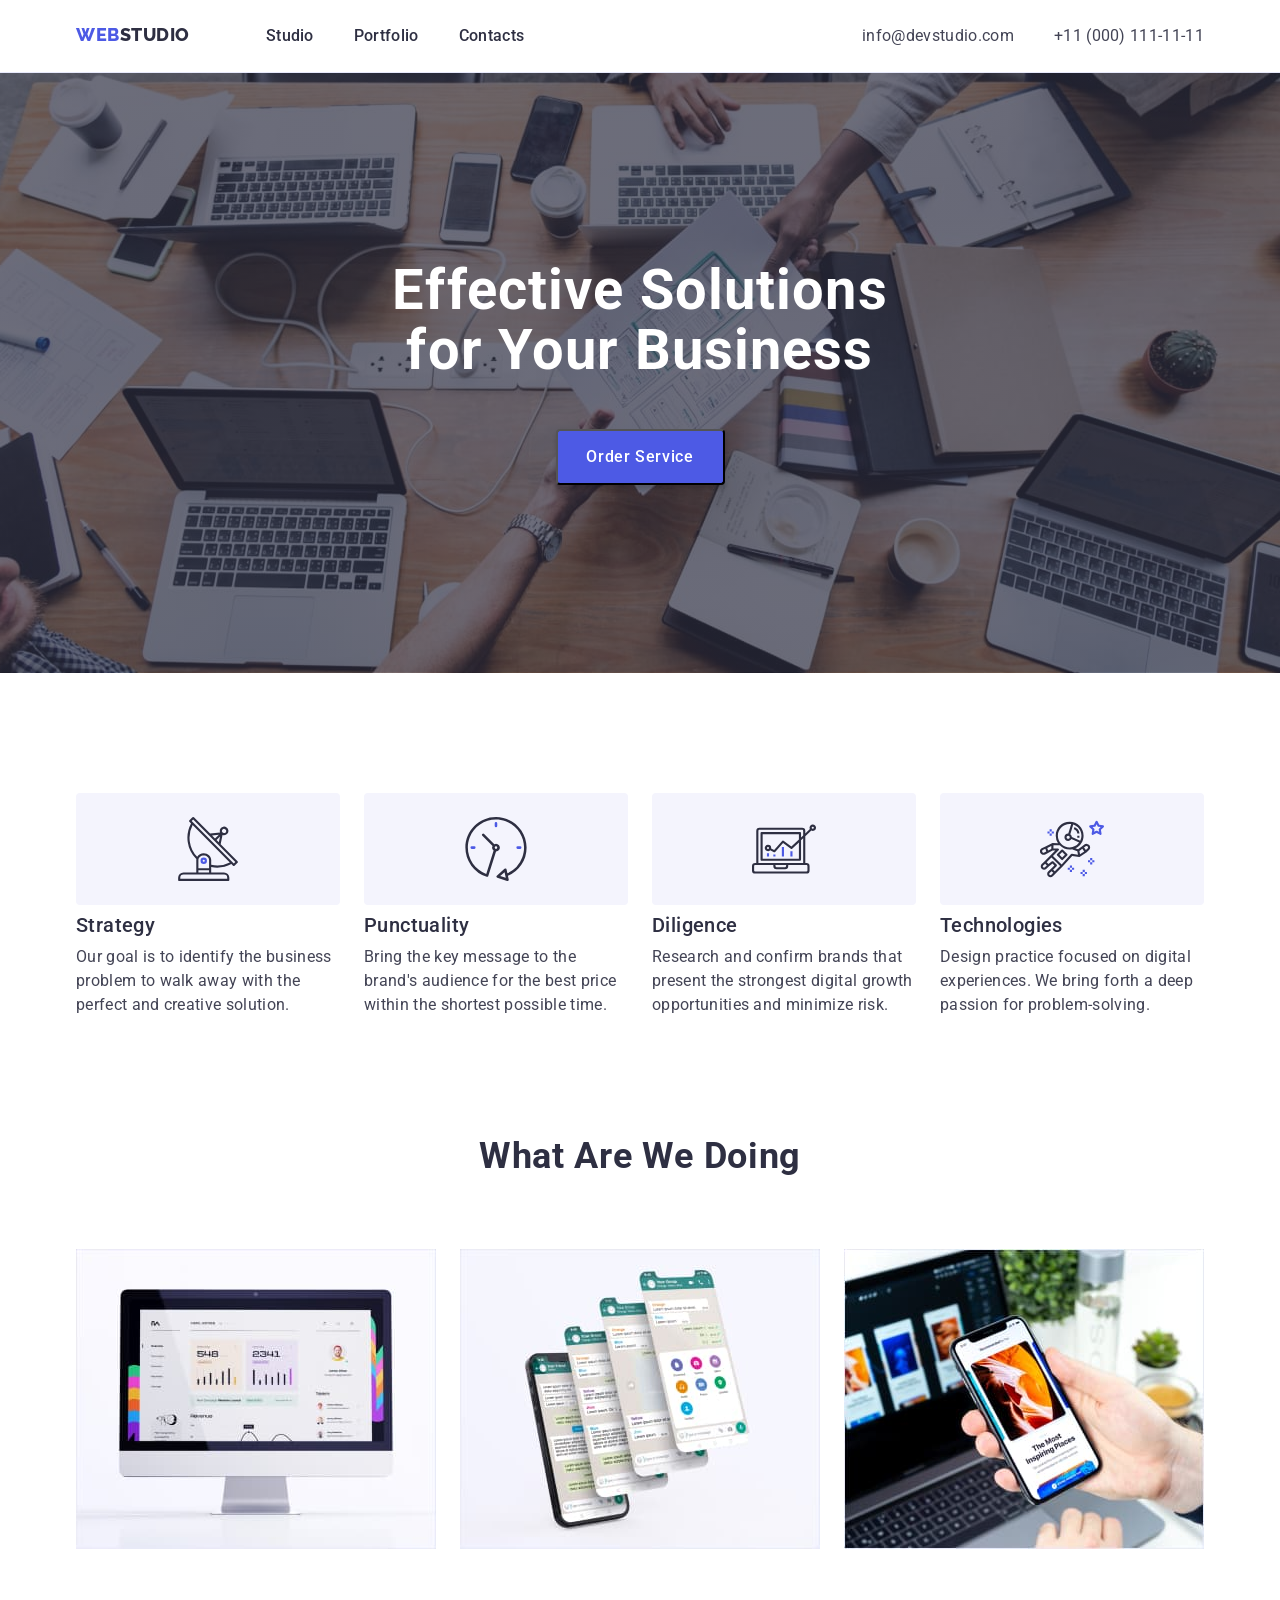
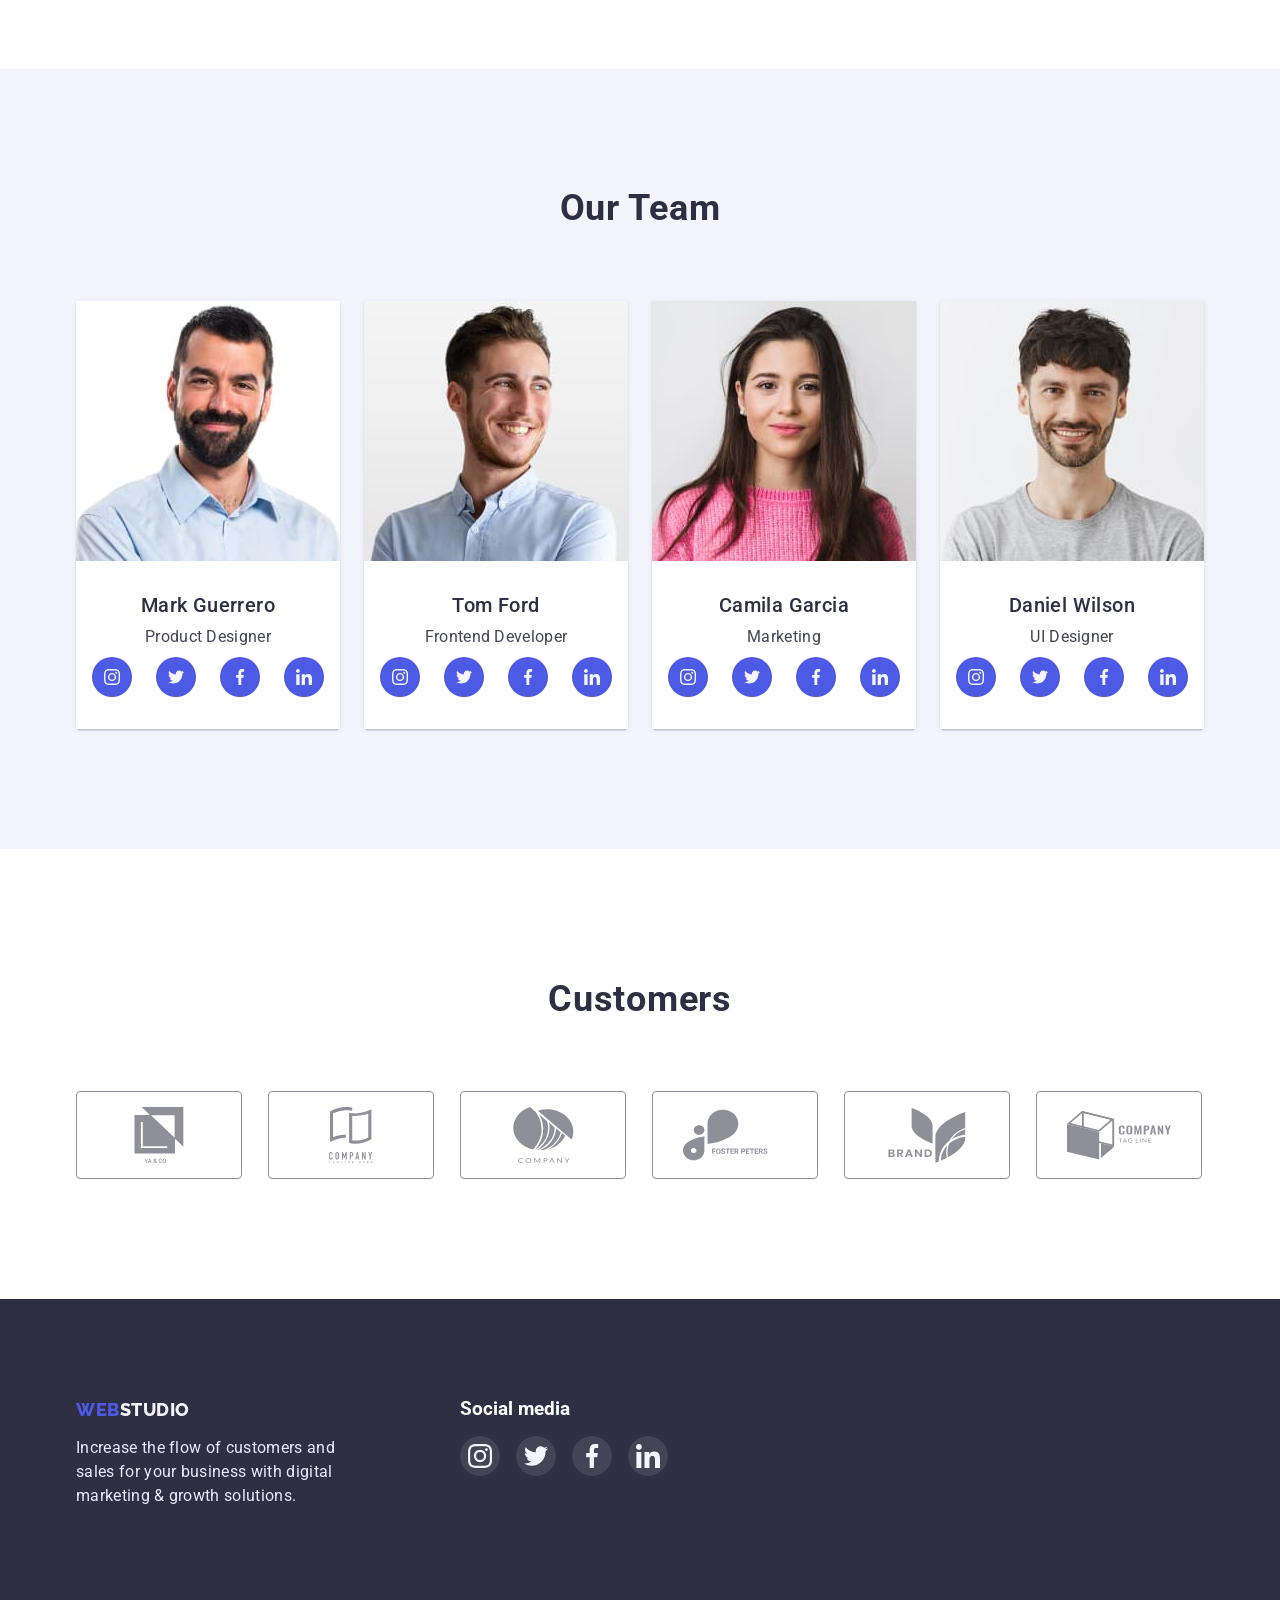
<file: index.html>
<!DOCTYPE html>
<html lang="en">
  <head>
    <meta charset="UTF-8" />
    <meta http-equiv="X-UA-Compatible" content="IE=edge" />
    <meta name="viewport" content="width=device-width, initial-scale=1.0" />
    <title>goit-markup-hw-02</title>
    <link
      rel="stylesheet"
      href="https://cdnjs.cloudflare.com/ajax/libs/modern-normalize/1.1.0/modern-normalize.min.css"
      integrity="sha512-wpPYUAdjBVSE4KJnH1VR1HeZfpl1ub8YT/NKx4PuQ5NmX2tKuGu6U/JRp5y+Y8XG2tV+wKQpNHVUX03MfMFn9Q=="
      crossorigin="anonymous"
      referrerpolicy="no-referrer"
    />
    <link rel="preconnect" href="https://fonts.googleapis.com" />
    <link rel="preconnect" href="https://fonts.gstatic.com" crossorigin />
    <link
      href="https://fonts.googleapis.com/css2?family=Raleway:wght@800&family=Roboto:wght@400;500;700&display=swap"
      rel="stylesheet"
    />

    <link rel="stylesheet" href="./css/styles.css" />
  </head>
  <body>
    <header class="page-header">
      <div class="container">
        <nav class="navigation">
          <a href="./index.html" class="logo link">
            Web<span class="logo-studio">Studio</span>
          </a>

          <ul class="header_nav-list list">
            <li class="header_nav-list-item">
              <a href="./index.html" class="header_nav-list-link link"
                >Studio</a
              >
            </li>
            <li class="header_nav-list-item">
              <a href="./portfolio.html" class="header_nav-list-link link"
                >Portfolio</a
              >
            </li>
            <li class="header_nav-list-item">
              <a href="" class="header_nav-list-link link">Contacts</a>
            </li>
          </ul>
        </nav>

        <address class="header-adress">
          <ul class="header_contact-list list">
            <li class="header_contact-list-item">
              <a
                href="mailto:info@devstudio.com"
                class="header_contact-list-link link"
                >info@devstudio.com</a
              >
            </li>
            <li class="header_contact-list-item">
              <a href="tel:+110001111111" class="header_contact-list-link link"
                >+11 (000) 111-11-11</a
              >
            </li>
          </ul>
        </address>
      </div>
    </header>

    <main>
      <section class="hero">
        <div class="container">
          <div class="hero_content">
            <h1 class="hero_tittle">Effective Solutions for Your Business</h1>
            <button class="hero-button" type="button">Order Service</button>
          </div>
        </div>
      </section>

      <section class="description">
        <div class="container">
          <h2 hidden class="description-tittle">About us</h2>

          <ul class="description_list list">
            <li class="description_list-item">
              <div class="description_svg-box">
                <svg class="description_list-svg">
                  <use href="./images/icons.svg#icon-antenna"></use>
                </svg>
              </div>
              <h3 class="description_list-tittle">Strategy</h3>
              <p class="description_list-article">
                Our goal is to identify the business problem to walk away with
                the perfect and creative solution.
              </p>
            </li>
            <li class="description_list-item">
              <div class="description_svg-box">
                <svg class="description_list-svg">
                  <use href="./images/icons.svg#icon-clock"></use>
                </svg>
              </div>
              <h3 class="description_list-tittle">Punctuality</h3>
              <p class="description_list-article">
                Bring the key message to the brand's audience for the best price
                within the shortest possible time.
              </p>
            </li>
            <li class="description_list-item">
              <div class="description_svg-box">
                <svg class="description_list-svg">
                  <use href="./images/icons.svg#icon-diagram"></use>
                </svg>
              </div>
              <h3 class="description_list-tittle">Diligence</h3>
              <p class="description_list-article">
                Research and confirm brands that present the strongest digital
                growth opportunities and minimize risk.
              </p>
            </li>
            <li class="description_list-item">
              <div class="description_svg-box">
                <svg class="description_list-svg">
                  <use href="./images/icons.svg#icon-astronaut"></use>
                </svg>
              </div>
              <h3 class="description_list-tittle">Technologies</h3>
              <p class="description_list-article">
                Design practice focused on digital experiences. We bring forth a
                deep passion for problem-solving.
              </p>
            </li>
          </ul>
        </div>
      </section>

      <section class="gallery">
        <div class="container">
          <h2 class="gallery_tittle">What are we doing</h2>
          <ul class="gallery_list list">
            <li class="gallery_list-item">
              <img
                src="./images/gallery/img1.jpg"
                alt="monitor"
                class="gallery_image"
                width="360"
              />
            </li>
            <li class="gallery_list-item">
              <img
                src="./images/gallery/img2.jpg"
                alt="phone"
                class="gallery_image"
                width="360"
              />
            </li>
            <li class="gallery_list-item">
              <img
                src="./images/gallery/img3.jpg"
                alt="leptop and phone"
                class="gallery_image"
                width="360"
              />
            </li>
          </ul>
        </div>
      </section>

      <section class="our-team">
        <div class="container">
          <h2 class="our-team_tittle">Our Team</h2>
          <ul class="our-team_list list">
            <li class="our-team_list-item">
              <img
                src="./images/our-team/img1.jpg"
                alt="smiling man with beard"
                class="our-team_list-img"
                width="264"
              />

              <div class="our-team_text-box">
                <h3 class="our-team_list-name">Mark Guerrero</h3>
                <p class="our-team_list-occupation">Product Designer</p>
                <ul class="social-list">
                  <li class="social-list-item">
                    <a href="" class="social-list-link">
                      <svg class="social-list-svg">
                        <use href="./images/icons.svg#icon-instagram"></use>
                      </svg>
                    </a>
                  </li>
                  <li class="social-list-item">
                    <a href="" class="social-list-link">
                      <svg class="social-list-svg">
                        <use href="./images/icons.svg#icon-twitter"></use>
                      </svg>
                    </a>
                  </li>
                  <li class="social-list-item">
                    <a href="" class="social-list-link">
                      <svg class="social-list-svg">
                        <use href="./images/icons.svg#icon-facebook"></use>
                      </svg>
                    </a>
                  </li>
                  <li class="social-list-item">
                    <a href="" class="social-list-link">
                      <svg class="social-list-svg">
                        <use href="./images/icons.svg#icon-linkedin"></use>
                      </svg>
                    </a>
                  </li>
                </ul>
              </div>
            </li>
            <li class="our-team_list-item">
              <img
                src="./images/our-team/img2.jpg"
                alt="man in shirt laughing"
                class="our-team_list-img"
                width="264"
              />

              <div class="our-team_text-box">
                <h3 class="our-team_list-name">Tom Ford</h3>
                <p class="our-team_list-occupation">Frontend Developer</p>
                <ul class="social-list">
                  <li class="social-list-item">
                    <a href="" class="social-list-link">
                      <svg class="social-list-svg">
                        <use href="./images/icons.svg#icon-instagram"></use>
                      </svg>
                    </a>
                  </li>
                  <li class="social-list-item">
                    <a href="" class="social-list-link">
                      <svg class="social-list-svg">
                        <use href="./images/icons.svg#icon-twitter"></use>
                      </svg>
                    </a>
                  </li>
                  <li class="social-list-item">
                    <a href="" class="social-list-link">
                      <svg class="social-list-svg">
                        <use href="./images/icons.svg#icon-facebook"></use>
                      </svg>
                    </a>
                  </li>
                  <li class="social-list-item">
                    <a href="" class="social-list-link">
                      <svg class="social-list-svg">
                        <use href="./images/icons.svg#icon-linkedin"></use>
                      </svg>
                    </a>
                  </li>
                </ul>
              </div>
            </li>
            <li class="our-team_list-item">
              <img
                src="./images/our-team/img3.jpg"
                alt="beautiful woman smiling"
                class="our-team_list-img"
                width="264"
              />
              <div class="our-team_text-box">
                <h3 class="our-team_list-name">Camila Garcia</h3>
                <p class="our-team_list-occupation">Marketing</p>
                <ul class="social-list">
                  <li class="social-list-item">
                    <a href="" class="social-list-link">
                      <svg class="social-list-svg">
                        <use href="./images/icons.svg#icon-instagram"></use>
                      </svg>
                    </a>
                  </li>
                  <li class="social-list-item">
                    <a href="" class="social-list-link">
                      <svg class="social-list-svg">
                        <use href="./images/icons.svg#icon-twitter"></use>
                      </svg>
                    </a>
                  </li>
                  <li class="social-list-item">
                    <a href="" class="social-list-link">
                      <svg class="social-list-svg">
                        <use href="./images/icons.svg#icon-facebook"></use>
                      </svg>
                    </a>
                  </li>
                  <li class="social-list-item">
                    <a href="" class="social-list-link">
                      <svg class="social-list-svg">
                        <use href="./images/icons.svg#icon-linkedin"></use>
                      </svg>
                    </a>
                  </li>
                </ul>
              </div>
            </li>
            <li class="our-team_list-item">
              <img
                src="./images/our-team/img4.jpg"
                alt="smiling man in t-shirt"
                class="our-team_list-img"
                width="264"
              />
              <div class="our-team_text-box">
                <h3 class="our-team_list-name">Daniel Wilson</h3>
                <p class="our-team_list-occupation">UI Designer</p>
                <ul class="social-list list">
                  <li class="social-list-item">
                    <a href="" class="social-list-link">
                      <svg class="social-list-svg">
                        <use href="./images/icons.svg#icon-instagram"></use>
                      </svg>
                    </a>
                  </li>
                  <li class="social-list-item">
                    <a href="" class="social-list-link">
                      <svg class="social-list-svg">
                        <use href="./images/icons.svg#icon-twitter"></use>
                      </svg>
                    </a>
                  </li>
                  <li class="social-list-item">
                    <a href="" class="social-list-link">
                      <svg class="social-list-svg">
                        <use href="./images/icons.svg#icon-facebook"></use>
                      </svg>
                    </a>
                  </li>
                  <li class="social-list-item">
                    <a href="" class="social-list-link">
                      <svg class="social-list-svg">
                        <use href="./images/icons.svg#icon-linkedin"></use>
                      </svg>
                    </a>
                  </li>
                </ul>
              </div>
            </li>
          </ul>
        </div>
      </section>

      <section class="customers">
        <div class="container">
          <h2 class="tittle">Customers</h2>
          <ul class="customers_list list">
            <li class="customers_list-item">
              <a href="" class="customers_list-link">
                <svg class="customers_list-svg">
                  <use href="./images/icons.svg#icon-brand1"></use>
                </svg>
              </a>
            </li>
            <li class="customers_list-item">
              <a href="" class="customers_list-link">
                <svg class="customers_list-svg">
                  <use href="./images/icons.svg#icon-brand2"></use>
                </svg>
              </a>
            </li>
            <li class="customers_list-item">
              <a href="" class="customers_list-link">
                <svg class="customers_list-svg">
                  <use href="./images/icons.svg#icon-brand3"></use>
                </svg>
              </a>
            </li>
            <li class="customers_list-item">
              <a href="" class="customers_list-link">
                <svg class="customers_list-svg">
                  <use href="./images/icons.svg#icon-brand4"></use>
                </svg>
              </a>
            </li>
            <li class="customers_list-item">
              <a href="" class="customers_list-link">
                <svg class="customers_list-svg">
                  <use href="./images/icons.svg#icon-brand5"></use>
                </svg>
              </a>
            </li>
            <li class="customers_list-item">
              <a href="" class="customers_list-link">
                <svg class="customers_list-svg">
                  <use href="./images/icons.svg#icon-brand6"></use>
                </svg>
              </a>
            </li>
          </ul>
        </div>
      </section>
    </main>

    <footer class="page-footer">
      <div class="container">
        <div class="page-footer_text-box">
          <a href="./index.html" class="logo link">
            Web<span class="logo-studio logo-dark-theme">Studio</span>
          </a>

          <p class="page-footer_text">
            Increase the flow of customers and sales for your business with
            digital marketing & growth solutions.
          </p>
        </div>
        <div class="page-footer_social-list-box">
          <h3 class="tittle">Social media</h3>
          <ul class="social-list">
            <li class="social-list-item">
              <a href="" class="social-list-link">
                <svg class="social-list-svg">
                  <use href="./images/icons.svg#icon-instagram"></use>
                </svg>
              </a>
            </li>
            <li class="social-list-item">
              <a href="" class="social-list-link">
                <svg class="social-list-svg">
                  <use href="./images/icons.svg#icon-twitter"></use>
                </svg>
              </a>
            </li>
            <li class="social-list-item">
              <a href="" class="social-list-link">
                <svg class="social-list-svg">
                  <use href="./images/icons.svg#icon-facebook"></use>
                </svg>
              </a>
            </li>
            <li class="social-list-item">
              <a href="" class="social-list-link">
                <svg class="social-list-svg">
                  <use href="./images/icons.svg#icon-linkedin"></use>
                </svg>
              </a>
            </li>
          </ul>
        </div>
      </div>
    </footer>
  </body>
</html>
</file>
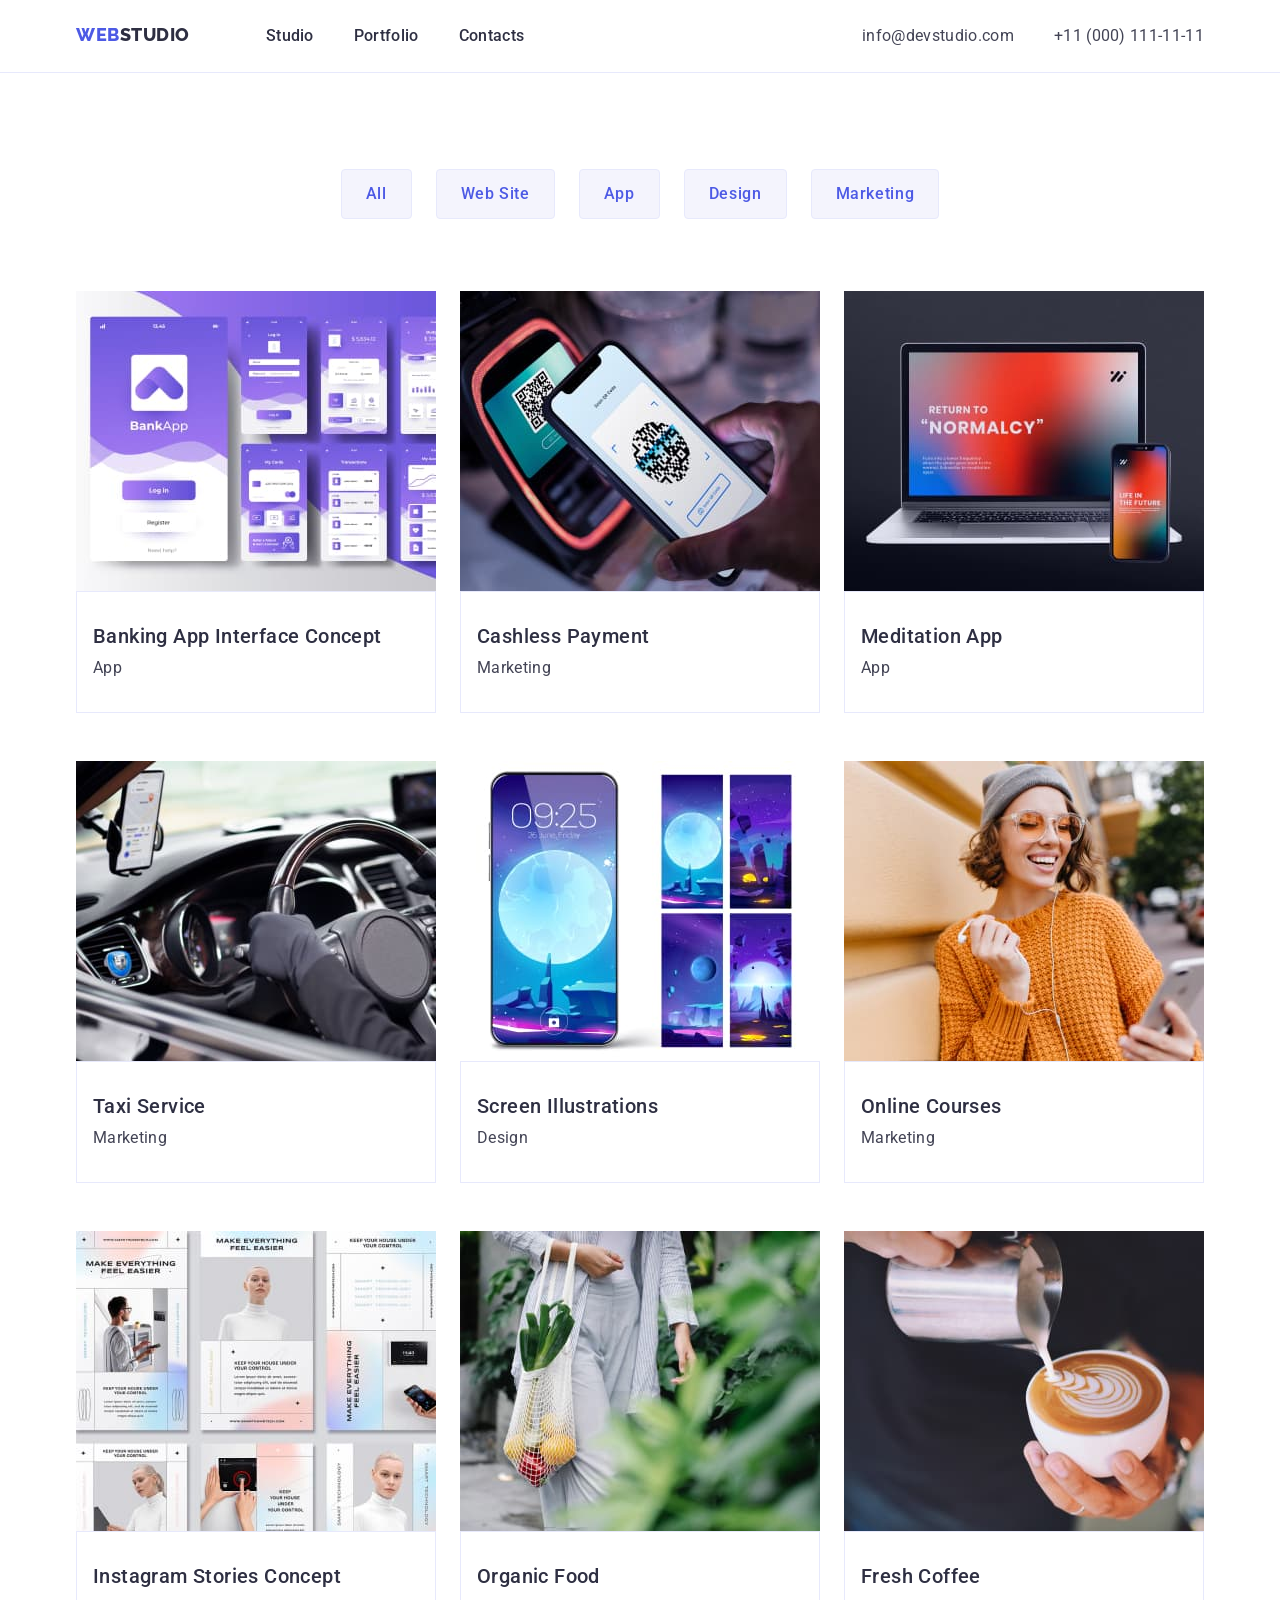
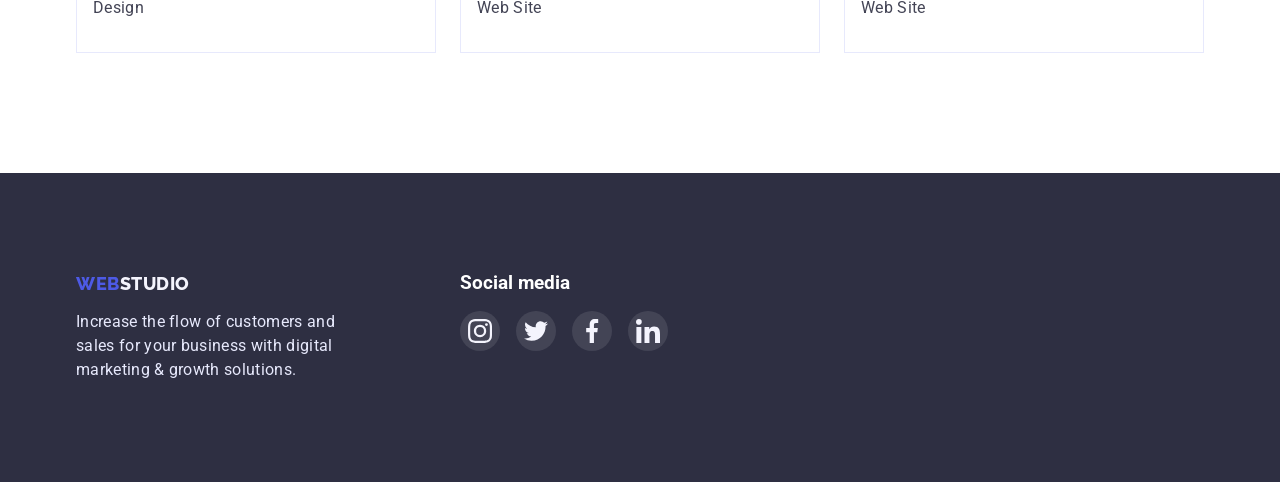
<file: portfolio.html>
<!DOCTYPE html>
<html lang="en">
  <head>
    <meta charset="UTF-8" />
    <meta http-equiv="X-UA-Compatible" content="IE=edge" />
    <meta name="viewport" content="width=device-width, initial-scale=1.0" />
    <title>goit-markup-hw-02</title>
    <link
      rel="stylesheet"
      href="https://cdnjs.cloudflare.com/ajax/libs/modern-normalize/1.1.0/modern-normalize.min.css"
      integrity="sha512-wpPYUAdjBVSE4KJnH1VR1HeZfpl1ub8YT/NKx4PuQ5NmX2tKuGu6U/JRp5y+Y8XG2tV+wKQpNHVUX03MfMFn9Q=="
      crossorigin="anonymous"
      referrerpolicy="no-referrer"
    />
    <link rel="preconnect" href="https://fonts.googleapis.com" />
    <link rel="preconnect" href="https://fonts.gstatic.com" crossorigin />
    <link
      href="https://fonts.googleapis.com/css2?family=Raleway:wght@800&family=Roboto:wght@400;500;600;700&display=swap"
      rel="stylesheet"
    />
    <link rel="stylesheet" href="./css/styles.css" />
  </head>

  <body>
    <header class="page-header">
      <div class="container">
        <nav class="navigation">
          <a href="./index.html" class="logo link">
            Web<span class="logo-studio">Studio</span>
          </a>

          <ul class="header_nav-list list">
            <li class="header_nav-list-item">
              <a href="./index.html" class="header_nav-list-link link"
                >Studio</a
              >
            </li>
            <li class="header_nav-list-item">
              <a href="./portfolio.html" class="header_nav-list-link link"
                >Portfolio</a
              >
            </li>
            <li class="header_nav-list-item">
              <a href="" class="header_nav-list-link link">Contacts</a>
            </li>
          </ul>
        </nav>

        <address class="header-adress">
          <ul class="header_contact-list list">
            <li class="header_contact-list-item">
              <a
                href="mailto:info@devstudio.com"
                class="header_contact-list-link link"
                >info@devstudio.com</a
              >
            </li>
            <li class="header_contact-list-item">
              <a href="tel:+110001111111" class="header_contact-list-link link"
                >+11 (000) 111-11-11</a
              >
            </li>
          </ul>
        </address>
      </div>
    </header>

    <main>
      <section class="portfolio">
        <div class="container">
          <h1 hidden class="portfolio-tittle">Portfolio</h1>
          <ul class="btn-list list">
            <li class="btn-list_item">
              <button type="button" class="btn-list_button">All</button>
            </li>
            <li class="btn-list_item">
              <button type="button" class="btn-list_button">Web Site</button>
            </li>
            <li class="btn-list_item">
              <button type="button" class="btn-list_button">App</button>
            </li>
            <li class="btn-list_item">
              <button type="button" class="btn-list_button">Design</button>
            </li>
            <li class="btn-list_item">
              <button type="button" class="btn-list_button">Marketing</button>
            </li>
          </ul>

          <ul class="card-list list">
            <li class="card-list_item">
              <a href="" class="link">
                <img
                  src="./images/portfolio/img1.jpg"
                  alt="Banking App Interface Concept"
                  class="card-list_img"
                  width="360"
                />
                <div class="portfolio_card-box">
                  <h2 class="card-list_tittle">
                    Banking App Interface Concept
                  </h2>
                  <p class="card-list_text">App</p>
                </div>
              </a>
            </li>
            <li class="card-list_item">
              <a href="" class="link">
                <img
                  src="./images/portfolio/img2.jpg"
                  alt="Cashless Payment"
                  class="card-list_img"
                  width="360"
                />
                <div class="portfolio_card-box">
                  <h2 class="card-list_tittle">Cashless Payment</h2>
                  <p class="card-list_text">Marketing</p>
                </div>
              </a>
            </li>
            <li class="card-list_item">
              <a href="" class="link">
                <img
                  src="./images/portfolio/img3.jpg"
                  alt="Meditaion App"
                  class="card-list_img"
                  width="360"
                />
                <div class="portfolio_card-box">
                  <h2 class="card-list_tittle">Meditation App</h2>
                  <p class="card-list_text">App</p>
                </div>
              </a>
            </li>
            <li class="card-list_item">
              <a href="" class="link">
                <img
                  src="./images/portfolio/img4.jpg"
                  alt="Taxi Service"
                  class="card-list_img"
                  width="360"
                />
                <div class="portfolio_card-box">
                  <h2 class="card-list_tittle">Taxi Service</h2>
                  <p class="card-list_text">Marketing</p>
                </div>
              </a>
            </li>
            <li class="card-list_item">
              <a href="" class="link">
                <img
                  src="./images/portfolio/img5.jpg"
                  alt="Screen Illustrations"
                  class="card-list_img"
                  width="360"
                />
                <div class="portfolio_card-box">
                  <h2 class="card-list_tittle">Screen Illustrations</h2>
                  <p class="card-list_text">Design</p>
                </div>
              </a>
            </li>
            <li class="card-list_item">
              <a href="" class="link">
                <img
                  src="./images/portfolio/img6.jpg"
                  alt="Online Courses"
                  class="card-list_img"
                  width="360"
                />
                <div class="portfolio_card-box">
                  <h2 class="card-list_tittle">Online Courses</h2>
                  <p class="card-list_text">Marketing</p>
                </div>
              </a>
            </li>
            <li class="card-list_item">
              <a href="" class="link">
                <img
                  src="./images/portfolio/img7.jpg"
                  alt="Instagram Stories Concept"
                  class="card-list_img"
                  width="360"
                />
                <div class="portfolio_card-box">
                  <h2 class="card-list_tittle">Instagram Stories Concept</h2>
                  <p class="card-list_text">Design</p>
                </div>
              </a>
            </li>
            <li class="card-list_item">
              <a href="" class="link">
                <img
                  src="./images/portfolio/img8.jpg"
                  alt="Organic Food"
                  class="card-list_img"
                  width="360"
                />
                <div class="portfolio_card-box">
                  <h2 class="card-list_tittle">Organic Food</h2>
                  <p class="card-list_text">Web Site</p>
                </div>
              </a>
            </li>
            <li class="card-list_item">
              <a href="" class="link">
                <img
                  src="./images/portfolio/img9.jpg"
                  alt="Fresh Coffee"
                  class="card-list_img"
                  width="360"
                />
                <div class="portfolio_card-box">
                  <h2 class="card-list_tittle">Fresh Coffee</h2>
                  <p class="card-list_text">Web Site</p>
                </div>
              </a>
            </li>
          </ul>
        </div>
      </section>
    </main>

    <footer class="page-footer">
      <div class="container">
        <div class="page-footer_text-box">
          <a href="./index.html" class="logo link">
            Web<span class="logo-studio logo-dark-theme">Studio</span>
          </a>

          <p class="page-footer_text">
            Increase the flow of customers and sales for your business with
            digital marketing & growth solutions.
          </p>
        </div>
        <div class="page-footer_social-list-box">
          <h3 class="tittle">Social media</h3>
          <ul class="social-list">
            <li class="social-list-item">
              <a href="" class="social-list-link">
                <svg class="social-list-svg">
                  <use href="./images/icons.svg#icon-instagram"></use>
                </svg>
              </a>
            </li>
            <li class="social-list-item">
              <a href="" class="social-list-link">
                <svg class="social-list-svg">
                  <use href="./images/icons.svg#icon-twitter"></use>
                </svg>
              </a>
            </li>
            <li class="social-list-item">
              <a href="" class="social-list-link">
                <svg class="social-list-svg">
                  <use href="./images/icons.svg#icon-facebook"></use>
                </svg>
              </a>
            </li>
            <li class="social-list-item">
              <a href="" class="social-list-link">
                <svg class="social-list-svg">
                  <use href="./images/icons.svg#icon-linkedin"></use>
                </svg>
              </a>
            </li>
          </ul>
        </div>
      </div>
    </footer>
  </body>
</html>
</file>
<file: css/styles.css>
/* ===common stiles start=== */
body {
  font-family: 'Roboto', sans-serif;
  font-weight: 400;
  color: var(--text-color);
}

h1,
h2,
h3,
h4,
h5,
h6,
p,
ul {
  margin: 0;
  padding: 0;
}

img {
  display: block;
}

.container {
  max-width: 1158px;
  padding: 0 15px;
  margin: 0 auto;
}

:root {
  --text-color: #434455;
  --accent-color: #404bbf;
  --dark-color: #2e2f42;
  --white-color: #ffffff;
  --changed-wite-color: #e7e9fc;
  --btn-text-color: #4d5ae5;
  --Success-color: #31d0aa;
  --subtittle-color: #8e8f99;
  --light-color: #f4f4fd;
  --Modal-overlay-color: #abacb3;
  --Hero-background-color: #6d6d7b;
}
/* ===common stiles end=== */

/* ===header start=== */
.page-header {
  border-bottom: 1px solid var(--changed-wite-color);
  padding: 24px 15px;
}

.logo {
  font-family: 'Raleway', sans-serif;
  font-weight: 800;
  font-size: 18px;
  line-height: 1.17;
  letter-spacing: 0.03em;
  text-transform: uppercase;
  color: var(--btn-text-color);
}

.page-header .logo {
  margin-right: 76px;
}

.link {
  text-decoration: none;
}

.list {
  list-style: none;
}

.logo-studio {
  color: var(--dark-color);
}

.header_nav-list-link {
  font-weight: 500;
  font-size: 16px;
  line-height: 1.5;
  letter-spacing: 0.02em;
  color: var(--dark-color);
}

.header-adress {
  font-style: normal;
}

.header_contact-list-link {
  font-size: 16px;
  line-height: 1.5;
  letter-spacing: 0.02em;
  color: var(--text-color);
}

.header_nav-list-link:hover,
.header_nav-list-link:focus {
  color: var(--accent-color);
}

.header_contact-list-link:hover,
.header_contact-list-link:focus {
  color: var(--accent-color);
}

.page-header .container {
  display: flex;

  justify-content: space-between;
}

.navigation {
  display: flex;
}

.header_contact-list {
  display: flex;
  gap: 40px;
}

.header_nav-list {
  display: flex;
  gap: 40px;
}

/* ===header end=== */

/* ===hero start=== */
.hero {
  color: var(--white-color);
  background-color: var(--Hero-background-color);
  padding: 188px 0;

  background-image: linear-gradient(
      rgba(46, 47, 66, 0.7),
      rgba(46, 47, 66, 0.7)
    ),
    url(../images/hero/hero-background.jpg);
  background-repeat: no-repeat;
  background-size: contain x;
  background-position: center;
}
.hero_tittle {
  font-weight: 700;
  font-size: 56px;
  line-height: 1.07;
  text-align: center;
  letter-spacing: 0.02em;
  max-width: 496px;
  margin: 0 auto;
  margin-bottom: 48px;
}

.hero-button {
  font-family: 'Roboto', sans-serif;
  font-weight: 500;
  font-size: 16px;
  line-height: 1.5;
  display: flex;
  align-items: center;
  justify-content: center;
  letter-spacing: 0.04em;
  color: var(--white-color);
  width: 169px;
  height: 56px;
  cursor: pointer;
  margin: 0 auto;

  background-color: var(--btn-text-color);
  box-shadow: 0px 4px 4px rgba(0, 0, 0, 0.15);
  border-radius: 4px;
}

.hero-button:hover,
.hero-button:focus {
  background-color: var(--accent-color);
}

.hero .container {
}
/* ===hero end=== */

/* ===description start=== */
.description {
  padding: 120px 0;
}

.description_list-tittle {
  font-weight: 500;
  font-size: 20px;
  line-height: 1.2;
  letter-spacing: 0.02em;
  color: var(--dark-color);
  padding-bottom: 8px;
}

.description_list-article {
  font-size: 16px;
  line-height: 1.5;
  letter-spacing: 0.02em;
}

.description_list {
  display: flex;
  gap: 24px;
}
.description_list-item {
  max-width: 264px;
}

.description_list-svg {
  width: 64px;
  height: 64px;
}

.description_svg-box {
  display: flex;
  justify-content: center;
  align-items: center;
  margin-bottom: 8px;
  width: 100%;
  height: 112px;
  border-radius: 4px;
  background-color: var(--light-color);
}

/* ===description end=== */

/* ===gallery start=== */
.gallery {
  padding-bottom: 120px;
}

.gallery_list {
  display: flex;
  gap: 24px;
}

.gallery_tittle {
  font-weight: 700;
  font-size: 36px;
  line-height: 1.11;
  text-align: center;
  letter-spacing: 0.02em;
  text-transform: capitalize;
  color: var(--dark-color);
  margin-bottom: 72px;
}
/* ===gallery end=== */

/* ===our team start=== */
.our-team {
  background-color: #f4f4fd;
  padding-top: 120px;
  padding-bottom: 120px;
}

.our-team_list {
  display: flex;
  gap: 24px;
}

.our-team_list-item {
  box-shadow: 0px 1px 6px rgba(46, 47, 66, 0.08),
    0px 1px 1px rgba(46, 47, 66, 0.16), 0px 2px 1px rgba(46, 47, 66, 0.08);
  border-radius: 0px 0px 4px 4px;
}

.our-team_tittle {
  font-weight: 700;
  font-size: 36px;
  line-height: 1.11;
  text-align: center;
  letter-spacing: 0.02em;
  text-transform: capitalize;
  color: var(--dark-color);
  margin-bottom: 72px;
}

.our-team_list-name {
  font-weight: 500;
  font-size: 20px;
  line-height: 1.2;
  text-align: center;
  letter-spacing: 0.02em;
  color: var(--dark-color);
  margin-bottom: 8px;
}

.our-team_list-occupation {
  font-size: 16px;
  line-height: 1.5;
  text-align: center;
  letter-spacing: 0.02em;
  margin-bottom: 8px;
}

.our-team_text-box {
  padding: 32px 16px;
  background-color: var(--white-color);
}

.social-list {
  list-style: none;
  display: flex;
  justify-content: space-between;
  width: 100%;
}

.social-list-link {
  display: flex;
  justify-content: center;
  align-items: center;
  border-radius: 50%;
  width: 40px;
  height: 40px;
  background-color: var(--btn-text-color);
}

.social-list-link:hover,
.social-list-link:focus {
  background-color: var(--accent-color);
}

.social-list-svg {
  width: 16px;
  height: 16px;
}
/* ===our team end=== */

/* ===customers start=== */
.customers {
  padding-top: 130px;
  padding-bottom: 120px;
}

.customers .tittle {
  text-align: center;
  margin-bottom: 72px;
  font-weight: 700;
  font-size: 36px;
  line-height: 1.111;
  letter-spacing: 0.02em;
  color: var(--dark-color);
}

.customers_list {
  display: flex;
  gap: 24px;
}

.customers_list-item {
  min-width: 168px;
}

.customers_list-link {
  display: flex;
  border: 1px solid #8e8f99;
  border-radius: 4px;
  width: 166px;
  height: 88px;
  border-radius: 4px;
  display: flex;
  justify-content: center;
  align-items: center;
  fill: var(--subtittle-color);
}

.customers_list-link:hover,
.customers_list-link:focus {
  fill: var(--accent-color);
  border-color: var(--accent-color);
}

.customers_list-svg {
  width: 104px;
  height: 56px;
}
/* ===customers end=== */

/* ===footer start=== */
.page-footer {
  background-color: var(--dark-color);
  padding-top: 100px;
  padding-bottom: 100px;
}
.page-footer_text-box {
  margin-right: 120px;
}

.page-footer_text {
  font-size: 16px;
  line-height: 1.5;
  letter-spacing: 0.02em;
  color: var(--changed-wite-color);
}

.logo-dark-theme {
  color: #f4f4fd;
}

.page-footer_text-box {
  max-width: 264px;
}

.page-footer .logo {
  margin-bottom: 16px;
  display: inline-block;
}

.page-footer .container {
  display: flex;
}

.page-footer .social-list {
  gap: 16px;
}

.page-footer .tittle {
  margin-bottom: 16px;
  color: var(--white-color);
}

.page-footer .social-list-link {
  background-color: var(--text-color);
}

.page-footer .social-list-svg {
  width: 24px;
  height: 24px;
}

.page-footer .social-list-link:hover,
.page-footer .social-list-link:focus {
  background-color: var(--Success-color);
}
/* ===footer end=== */

/* ============PORTFOLIO============ */

.portfolio {
  padding-top: 96px;
  padding-bottom: 120px;
}

/* ===btn-list start=== */
.btn-list {
  display: flex;
  justify-content: center;
  gap: 24px;
  margin-bottom: 72px;
}

.btn-list_button {
  background-color: #f4f4fd;
  border: 1px solid #e7e9fc;
  border-radius: 4px;
  cursor: pointer;
  padding: 12px 24px;

  font-family: 'Roboto', sans-serif;
  font-weight: 500;
  font-size: 16px;
  line-height: 1.5;
  display: flex;
  align-items: center;
  text-align: center;
  letter-spacing: 0.04em;
  color: var(--btn-text-color);
}

.btn-list_button:hover,
.btn-list_button:focus {
  color: var(--white-color);
  background-color: var(--accent-color);
  box-shadow: 0px 3px 1px rgba(0, 0, 0, 0.1), 0px 2px 1px rgba(0, 0, 0, 0.08),
    0px 2px 2px rgba(0, 0, 0, 0.12);
}
/* ===btn-list end=== */

/* ===card-list start=== */

.card-list_tittle {
  font-weight: 500;
  font-size: 20px;
  line-height: 1.2;
  letter-spacing: 0.02em;
  color: var(--dark-color);
  margin-bottom: 8px;
}

.card-list_text {
  font-size: 16px;
  line-height: 1.5;
  letter-spacing: 0.02em;
  color: var(--text-color);
}

.card-list {
  display: flex;
  flex-wrap: wrap;
  row-gap: 48px;
  column-gap: 24px;
}

.portfolio_card-box {
  padding: 32px 16px;
  border: 1px solid #e7e9fc;
}

.card-list_item:hover,
.card-list_item:focus {
  outline: 1px solid var(--light-color);
  box-shadow: 0px 1px 6px rgba(46, 47, 66, 0.08),
    0px 1px 1px rgba(46, 47, 66, 0.16), 0px 2px 1px rgba(46, 47, 66, 0.08);
}

/* ===card-list end=== */
</file>
